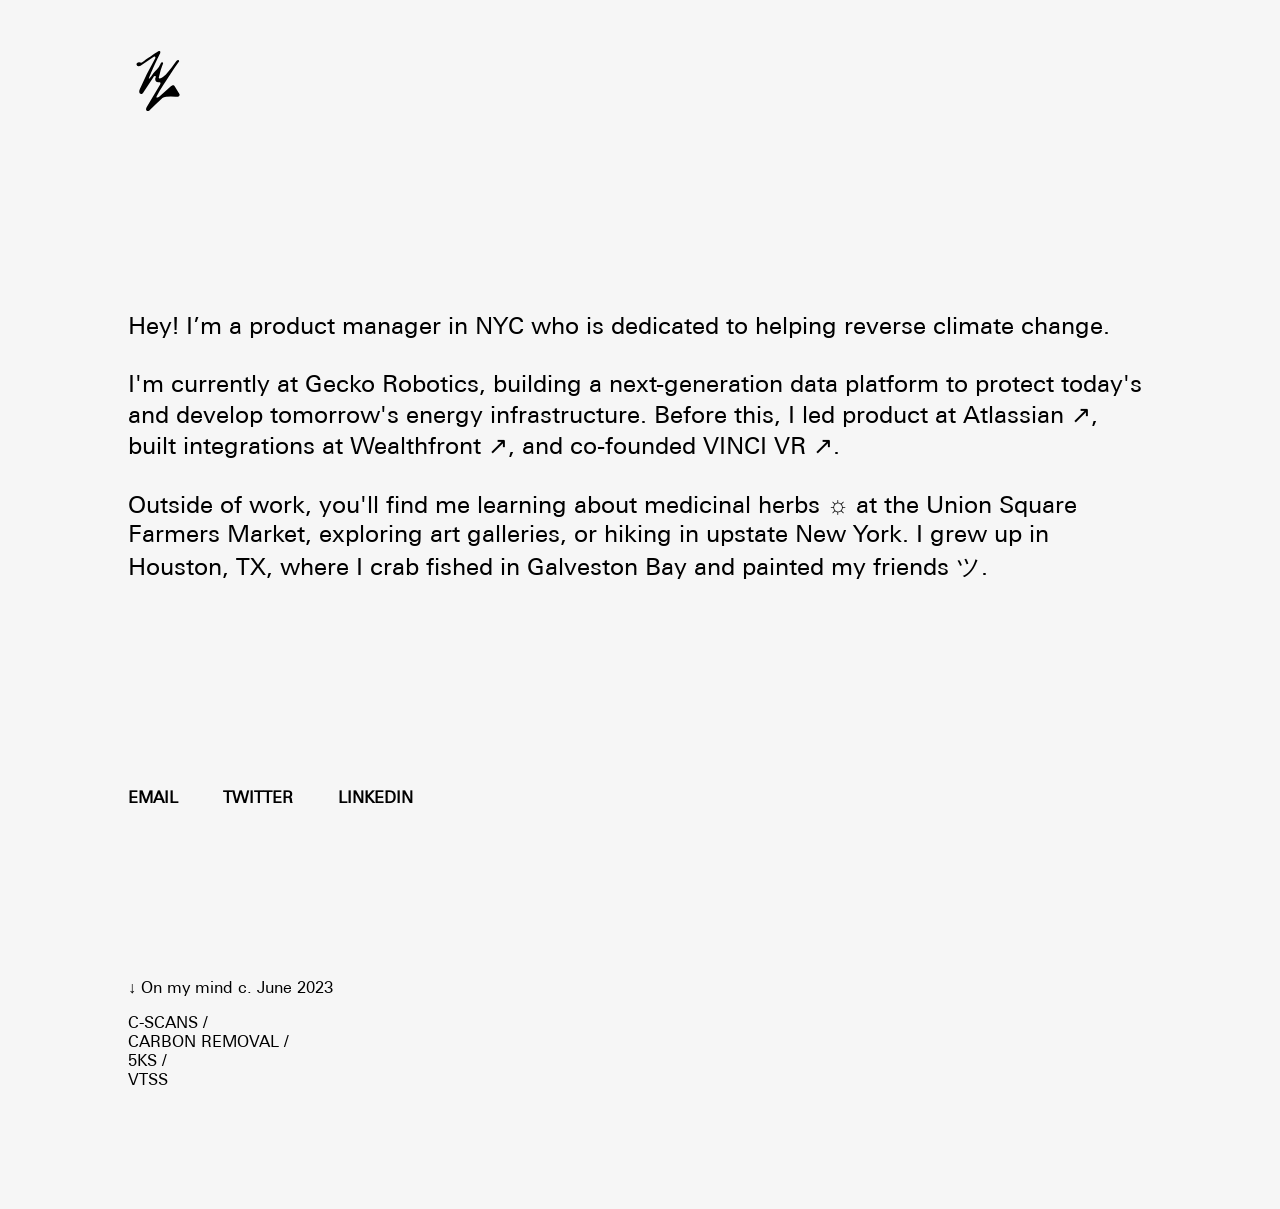
<file: index.html>
<html>
  <head>
    <link rel="stylesheet" type="text/css" href="t.css">
    <title>Tiffany Yue</title>
  <body>
    <div class='container'>
      <img src = "logo.svg" alt="ty"/ id='logo-mark'>
      <p class='intro'>
      Hey! I’m a product manager in NYC who is dedicated to helping reverse climate change.<br><br>

      I'm currently at <a href='https://www.geckorobotics.com/'>Gecko Robotics</a>, building a next-generation data platform to protect today's and develop tomorrow's energy infrastructure. Before this, I led <a href='https://www.atlassian.com/company/careers/graduates/apm' target='_blank'>product at Atlassian ↗</a>, <a href='https://www.wealthfront.com/blog/introducing-coinbase/' target='_blank'>built integrations at Wealthfront ↗</a>, and <a href='https://www.vinci-vr.com/' target='_blank'>co-founded VINCI VR ↗</a>. <br><br>

      Outside of work, you'll find me learning about <a href='https://www.furnacecreekfarm.com/'>medicinal herbs ☼</a> at the Union Square Farmers Market, exploring art galleries, or hiking in upstate New York. I grew up in Houston, TX, where I crab fished in Galveston Bay and <a href='https://jmp.sh/yI7St2bC' target='_blank'>painted my friends ツ</a>.<br><br>
      </p>
      <p class='find-me'>
          <a href='mailto:tiffanyzyue@gmail.com' target='_blank' class='contact-link'>EMAIL</a>
          <a href='https://twitter.com/tiffanyyue_' target='_blank' class='contact-link'>TWITTER</a>
          <a href='https://www.linkedin.com/in/tiffanyyue-/' target='_blank' class='contact-link'>LINKEDIN</a>
      </p>
    </div>
    <div class='below-fold'>
      <p class='title'>
          ↓ On my mind c. June 2023
        </p>
      <p class='on-my-mind'>
        C-SCANS / <br>
        CARBON REMOVAL / <br>
        5KS / <br>
        VTSS <BR>
      </p>
    </div>
  </body>
</html>
</file>
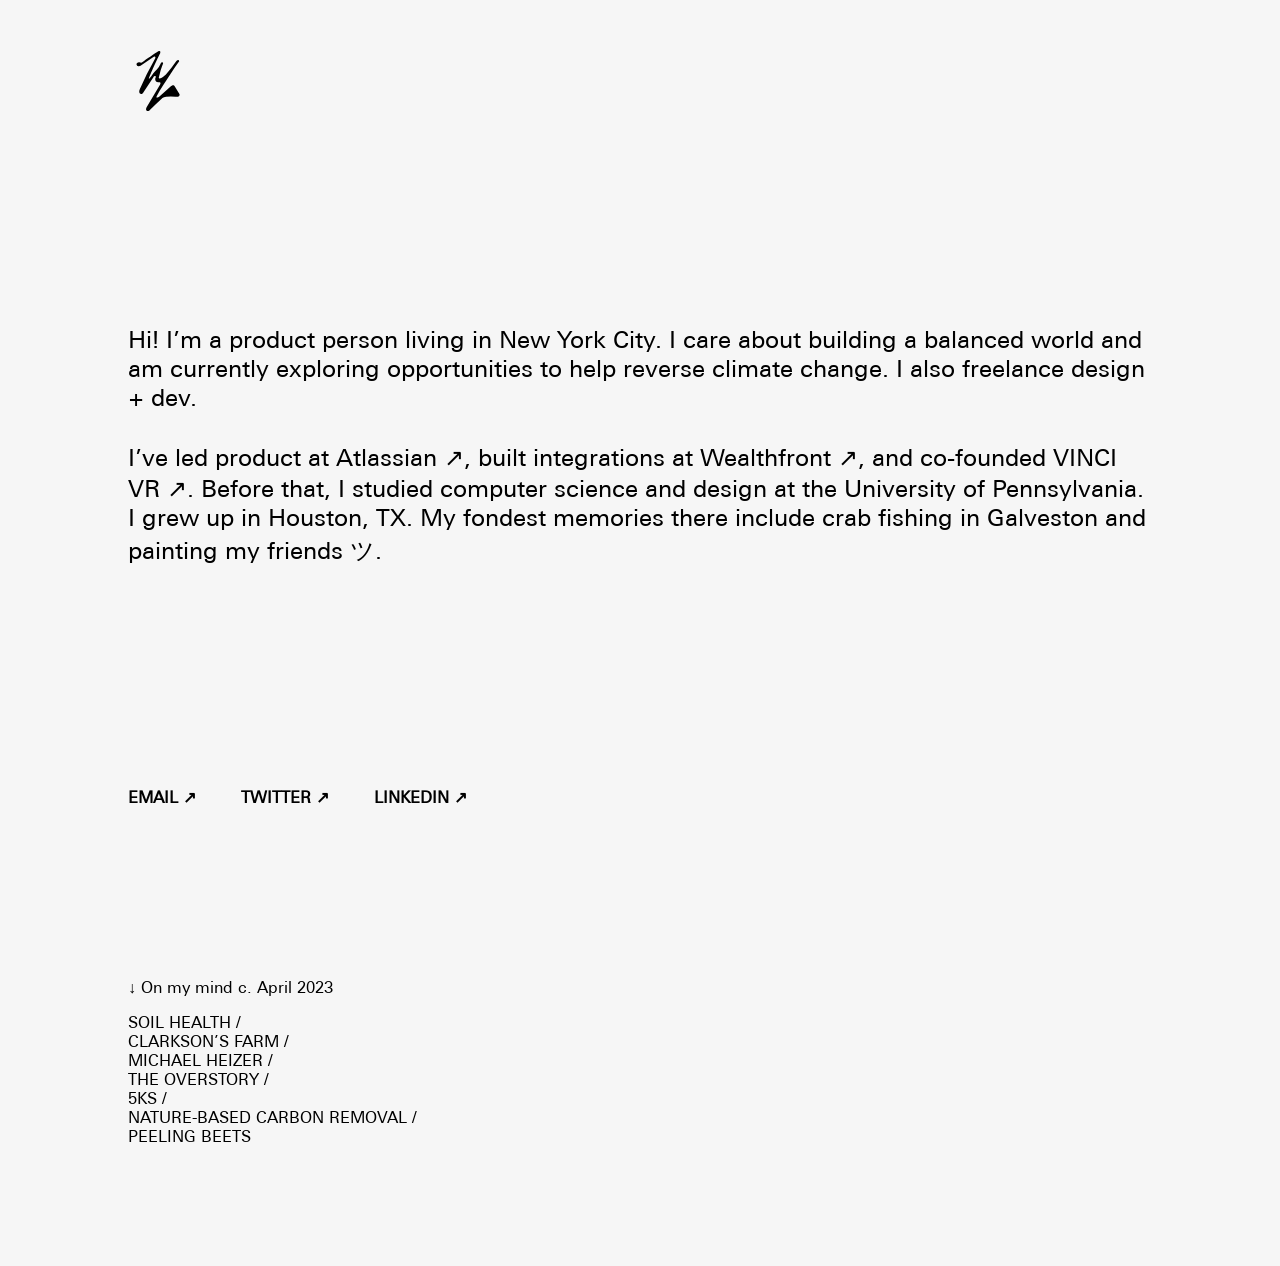
<file: home.html>
<html>
  <head>
    <link rel="stylesheet" type="text/css" href="t.css">
    <title>Tiffany Yue</title>
  <body>
    <div class='container'>
      <img src = "logo.svg" alt="ty"/ id='logo-mark'>
      <p class='intro'>
      Hi! I’m a product person living in New York City. I care about building a balanced world and am currently exploring opportunities to help reverse climate change. I also freelance design + dev. <br><br>

      I’ve led <a href='https://www.atlassian.com/company/careers/graduates/apm' target='_blank'>product at Atlassian ↗</a>, <a href='https://www.wealthfront.com/blog/introducing-coinbase/' target='_blank'>built integrations at Wealthfront ↗</a>, and <a href='https://www.vinci-vr.com/' target='_blank'>co-founded VINCI VR ↗</a>. Before that, I studied computer science and design at the University of Pennsylvania. I grew up in Houston, TX. My fondest memories there include crab fishing in Galveston and <a href='https://jmp.sh/yI7St2bC' target='_blank'>painting my friends ツ</a>.<br><br>
      </p>
      <p class='find-me'>
          <a href='mailto:tiffanyzyue@gmail.com' target='_blank' class='contact-link'>EMAIL ↗</a>
          <a href='https://twitter.com/tiffanyyue_' target='_blank' class='contact-link'>TWITTER ↗</a>
          <a href='https://www.linkedin.com/in/tiffanyyue-/' target='_blank' class='contact-link'>LINKEDIN ↗</a>
      </p>
    </div>
    <div class='below-fold'>
      <p class='title'>
          ↓ On my mind c. April 2023
        </p>
      <p class='on-my-mind'>
        SOIL HEALTH / <br>
        CLARKSON’S FARM / <br>
        MICHAEL HEIZER / <br>
        THE OVERSTORY / <br>
        5KS / <br>
        NATURE-BASED CARBON REMOVAL / <br>
        PEELING BEETS
      </p>
    </div>
  </body>
</html>
</file>
<file: t.css>
@font-face {
  font-family: univers-next-pro-bold;
  src: url("./fonts/UniversNextProBold.ttf");
}

@font-face {
  font-family: univers-next-pro-regular;
  src: url("./fonts/UniversNextProRegular.ttf");
}

html {
  background-color: F6F6F6;
}

body {
  width: 80%;
  margin: auto;
}

::selection {
  color: white;
  background: black;
}

.container {
  min-height: 86%;
  display: flex;
  flex-direction: column;
  justify-content: space-between;
  padding-top: 5%;
  padding-bottom: 5%;
}

#logo-mark {
  width: 60px;
  margin-bottom: 4%;
}

.contact-link {
  font-weight: bold;
  margin-right: 40px;
  text-decoration: none;
  border-bottom: none;
}

.contact-link:hover {
  color: 0047FF;
  border-bottom: none;
}

.intro {
  font-family:'univers-next-pro-regular';
  font-size: 24px;
}

.find-me {
  font-family:'univers-next-pro-regular';
  font-size: 16px;
}

a {
  color: black;
  transition: 0.2s;
  text-decoration: none;
}

a:hover {
  color: #0047FF;
  border-bottom: 2px solid #0047FF;
  text-decoration-color: black
}

.title {
  font-family:'univers-next-pro-regular';
  font-size: 16px;
  margin-top: 10%;
}

.on-my-mind {
  font-family: 'univers-next-pro-regular';
  font-size: 16px;
  padding-bottom: 10%;
}
</file>
